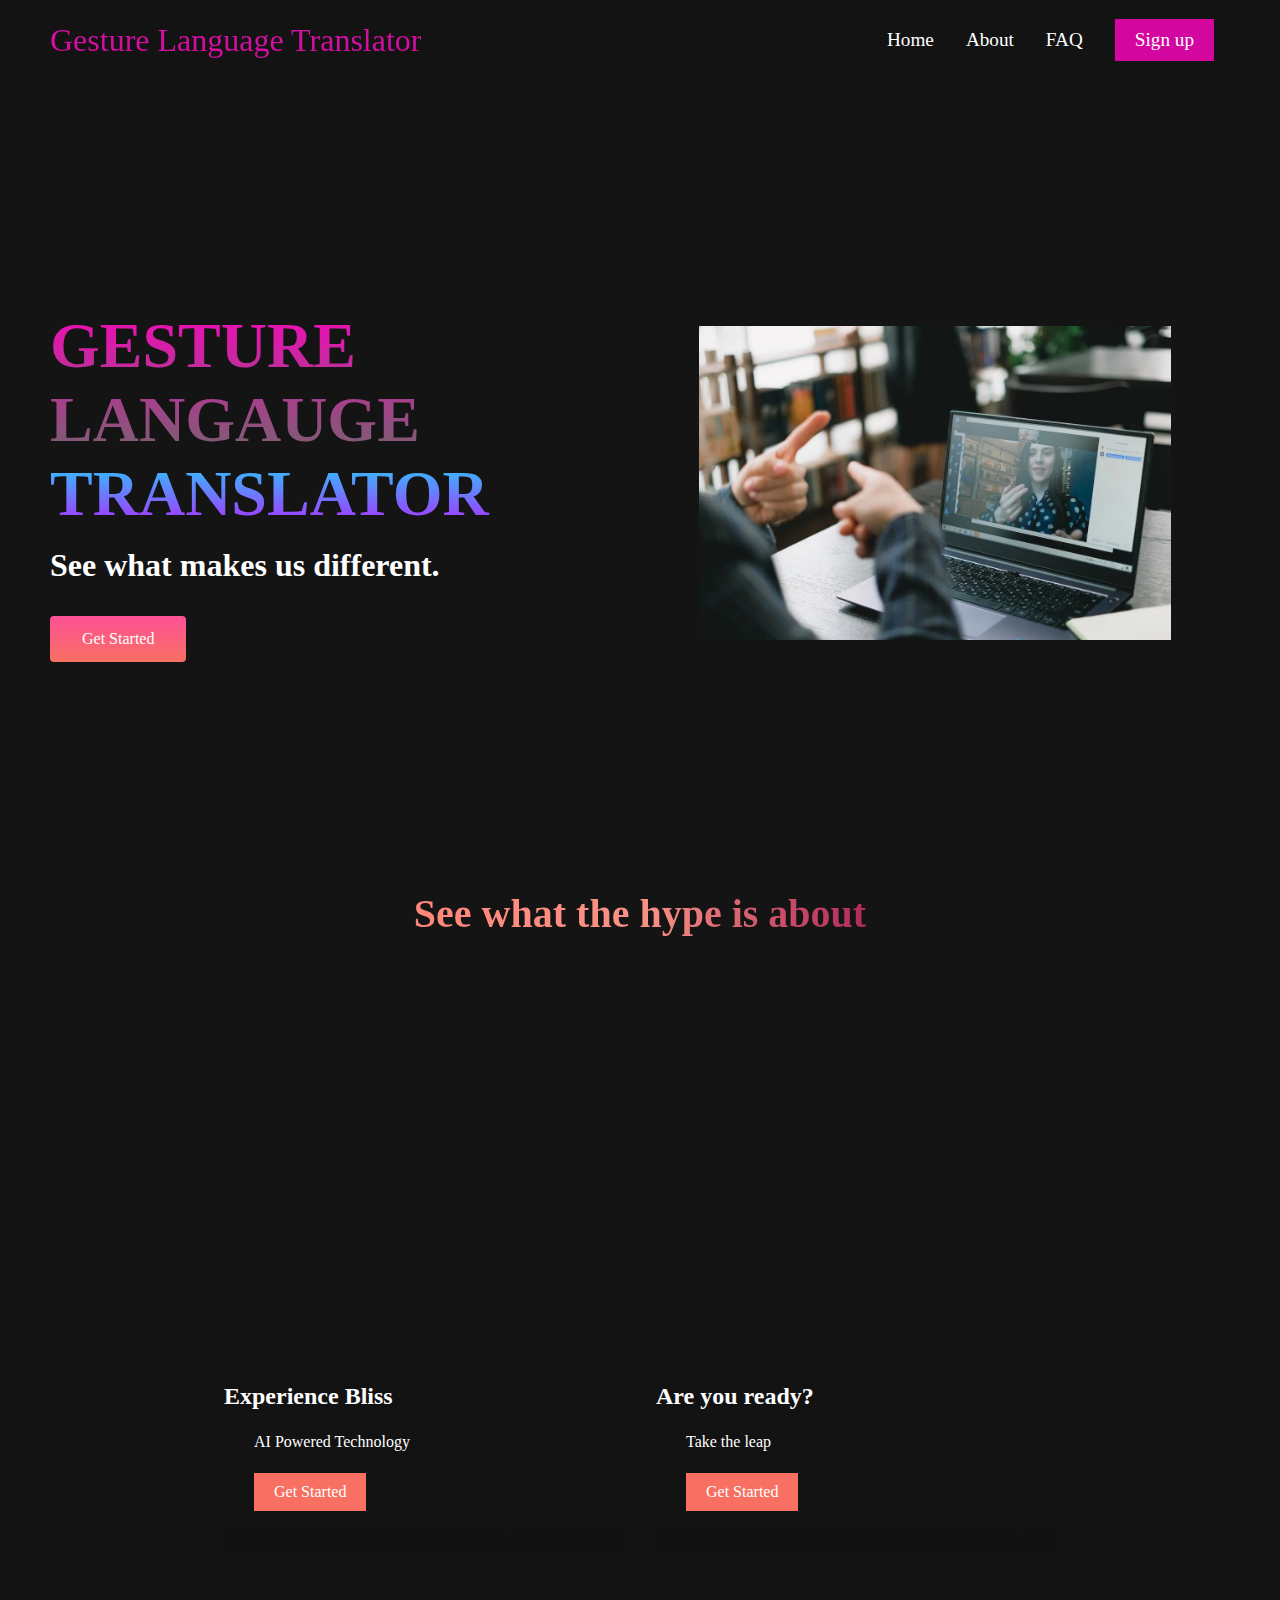
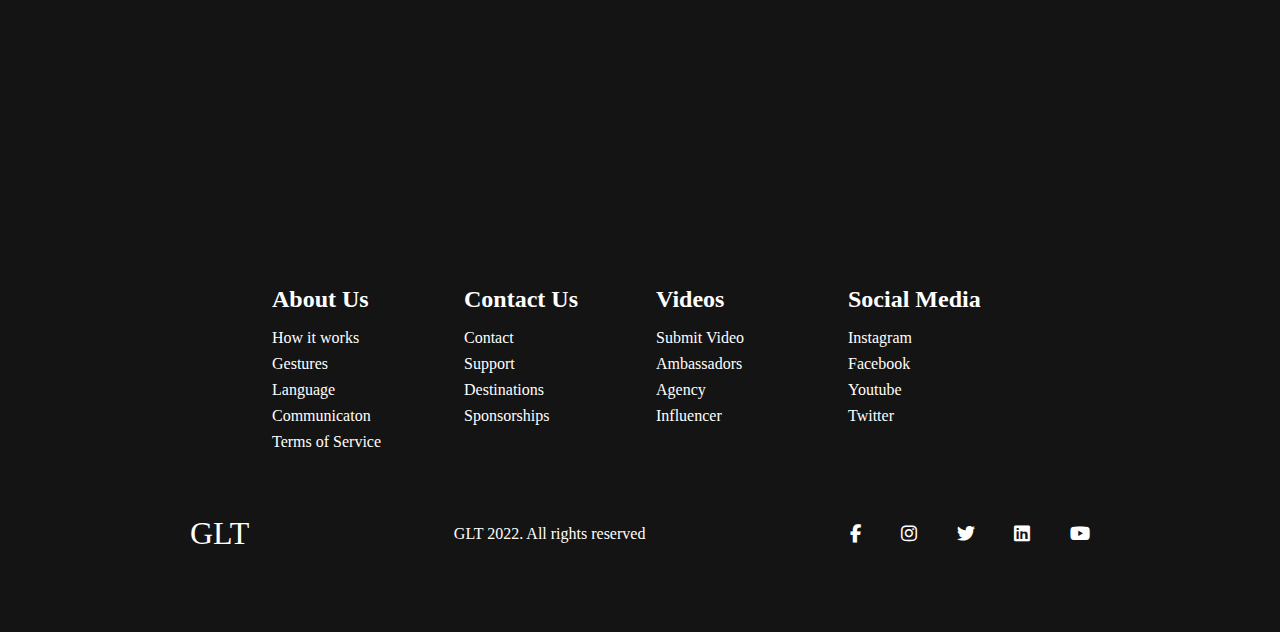
<file: Gesture Language Translator website-HTML,CSS/Gesture language translator/index.html>
<!DOCTYPE html>
<html lang="en">
<head>
    <meta charset="UTF-8">
    <meta http-equiv="X-UA-Compatible" content="IE=edge">
    <meta name="viewport" content="width=device-width, initial-scale=1.0">
    <title>Asavari</title>
    <link rel="stylesheet" href="styles.css"/>
    <link rel="stylesheet" href="https://use.fontawesome.com/releases/v5.14.0/css/all.css"
    integrity="sha384-HzLeBuhoNPvSl5KYnjx0BT+WB0QEEqLprO
    +NBkkk5gbc67FTaL7XIGa2w1L0Xbgc" crossorigin="anonymous">
    <link rel="preconnect" href="https://fonts.googleapis.com">
<link rel="preconnect" href="https://fonts.gstatic.com" crossorigin>
<link href="https://fonts.googleapis.com/css2?family=Kumbh+Sans:wght@200&display=swap" rel="stylesheet">
<link rel="stylesheet" type="text/css" href="https://cdnjs.cloudflare.com/ajax/libs/font-awesome/6.2.1/css/all.min.css">
</head>
  <body>
    <!-- Navbar Section-->
    <nav class="navbar">
        <div class="navbar_container">
          <a href="/" id="navbar_logo"></i> Gesture Language Translator</a>
          <!-- <i class="fas fa-gem"></i> -->
          <div class="navbar_toggle" id="mobile-menu">
              <span class="bar"></span> <span class="bar"></span>
              <span class="bar"></span>
          </div>
          <ul class="navbar_menu">
            <li class="navbar_item">
              <a href="/"class="navbar_links"> Home</a>
            </li>
            <li class="navbar_item">
              <a href="/About.html"class="navbar_links"> About</a>
            </li>
            <li class="navbar_item">
              <a href="/"class="navbar_links">FAQ</a>
            </li>
            <li class="navbar_btn">
              <a href="/"class="button"> Sign up</a>
            </li>
          </ul>
        </div>
    </nav>

    <!--Hero Section-->
    <div class="main">
      <div class="main_container">
        <div class="main_content">
          <h1>GESTURE LANGAUGE</h1>
          <h2>TRANSLATOR</h2>
          <p>See what makes us different.</p>
          <button class="main_btn"><a href="/">Get Started</a></button>
        </div>
        <div class="main_img--container">
          <img src="images/main2.jpg" alt="pic" id="main_img" />
        </div>
      </div>
    </div>

     <!-- Services section-->
     <div class="services">
      <h1>See what the hype is about</h1>
      <div class="services_container">
        <div class="services_card">
          <h2>Experience Bliss</h2>
          <p>AI Powered Technology</p>
          <button>Get Started</button>
        </div>
        <div class="services_card">
          <h2>Are you ready?</h2>
          <p>Take the leap</p>
          <button>Get Started</button>
        </div>
      </div>
     </div>
     
    <!--Footer section-->
    <div class="footer_container">
      <div class="footer_links">
        <div class="footer_link--wrapper">
          <div class="footer_link--items">
            <h2>About Us</h2>
            <a href="/sign_up">How it works</a>
            <a href="/">Gestures</a>
            <a href="/">Language</a>
            <a href="/">Communicaton</a>
            <a href="/">Terms of Service</a>
          </div>
          <div class="footer_link--items">
            <h2>Contact Us</h2>
            <a href="/">Contact</a>
            <a href="/">Support</a>
            <a href="/">Destinations</a>
            <a href="/">Sponsorships</a>
          </div>
        </div>
        <div class="footer_link--wrapper">
          <div class="footer_link--items">
            <h2>Videos</h2>
            <a href="/">Submit Video</a>
            <a href="/">Ambassadors</a>
            <a href="/">Agency</a>
            <a href="/">Influencer</a>
          </div>
          <div class="footer_link--items">
            <h2>Social Media</h2>
            <a href="/">Instagram</a>
            <a href="/">Facebook</a>
            <a href="/">Youtube</a>
            <a href="/">Twitter</a>
          </div>
        </div>
      </div>
      <div class="social_media">
        <div class="social_media--wrap">
          <div class="footer_logo">
          <a href="/" id="footer_logo">GLT</i></a>
          </div>
          <p class="website_right">GLT 2022. All rights reserved</p>
          <div class="social_icons">
            <a href="/" class="social_icon--link" target="_blank">
              <!-- <i class="fa fa-facebook-f" style="font-size:48px;color:red"></i> -->
              <i class="fa-brands fa-facebook-f" style="font-size:18px"></i>
            </a>
            <a href="/" class="social_icon--link" target="_blank">
              <i class="fa-brands fa-instagram" style="font-size:18px"></i>
            </a>
            <a href="/" class="social_icon--link" target="_blank">
              <i class="fab fa-twitter" style="font-size:18px"></i>
            </a>
            <a href="/" class="social_icon--link" target="_blank">
              <i class="fab fa-linkedin" style="font-size:18px"></i>
            </a>
            <a href="/" class="social_icon--link" target="_blank">
              <i class="fab fa-youtube" style="font-size:18px"></i>
            </a>
          </div>
        </div>
      </div>
    </div>

    <script src="app.js"></script>
  </body>
</html>
</file>
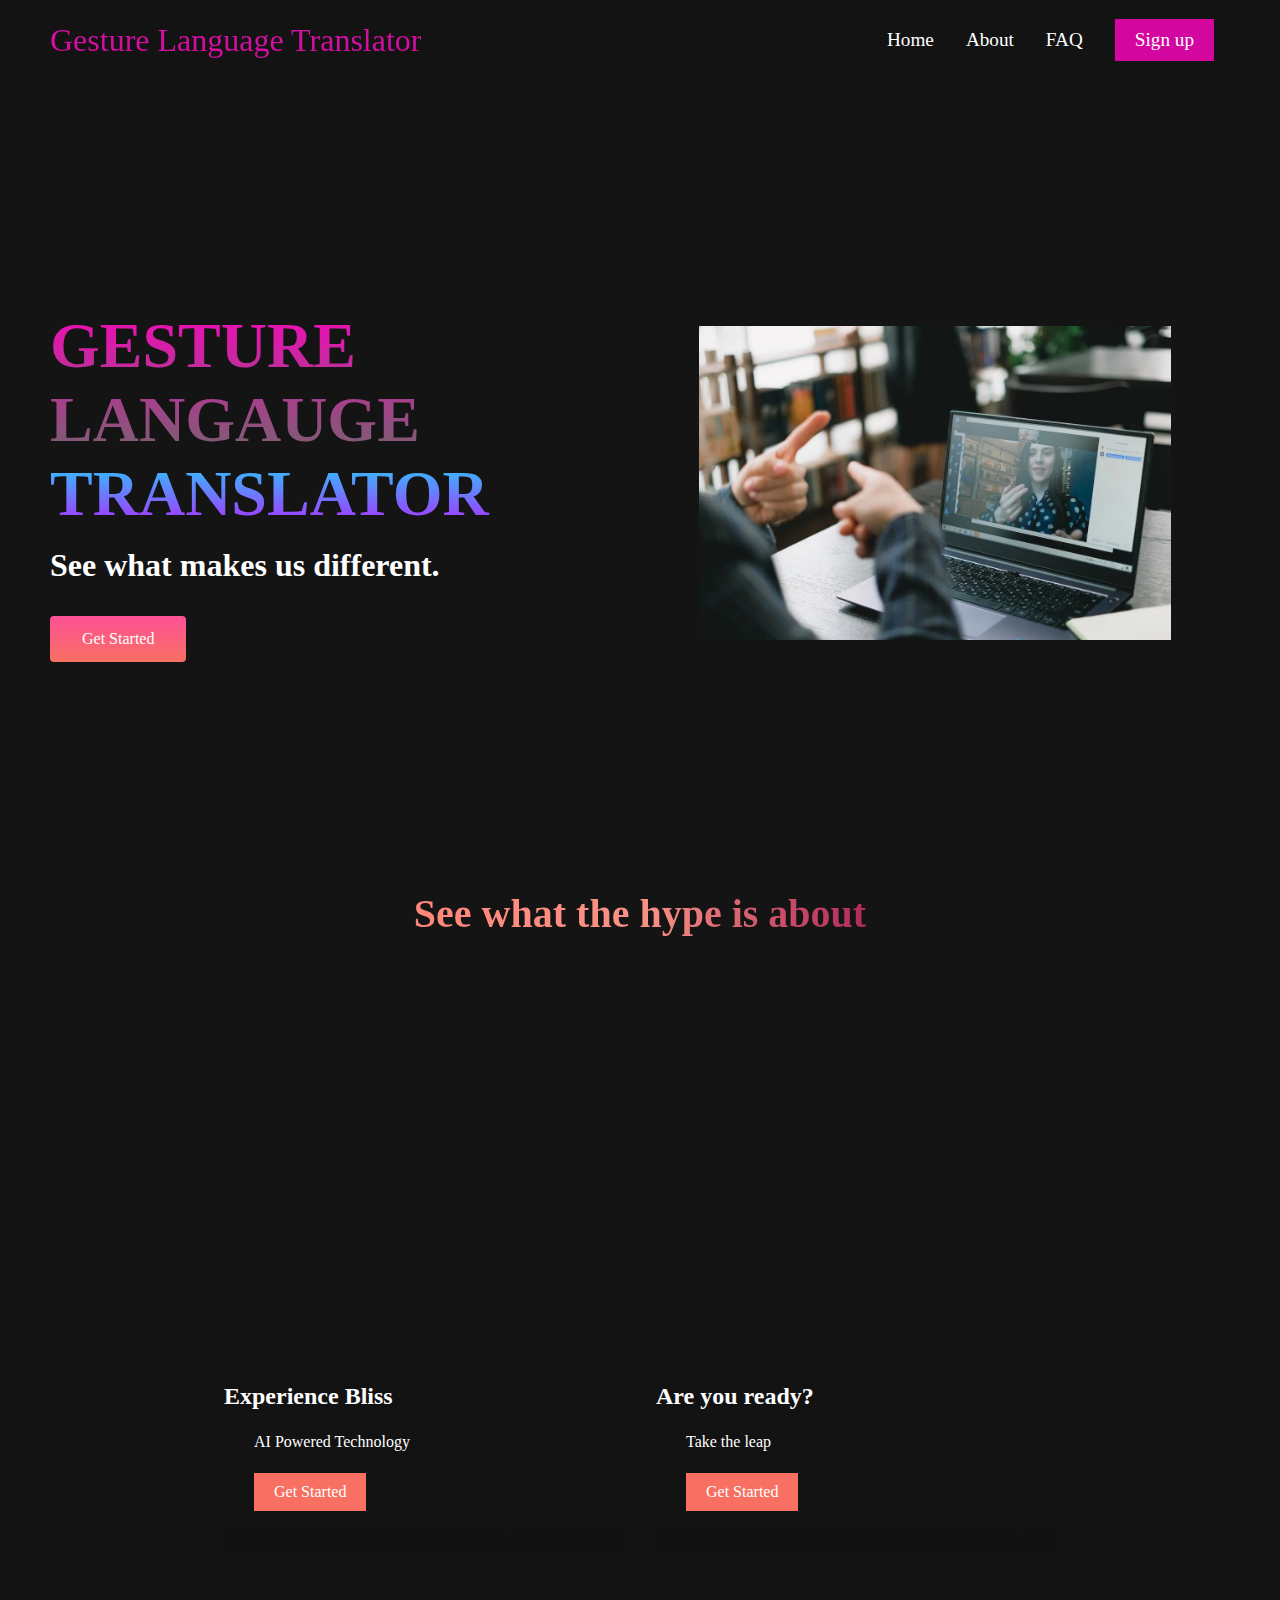
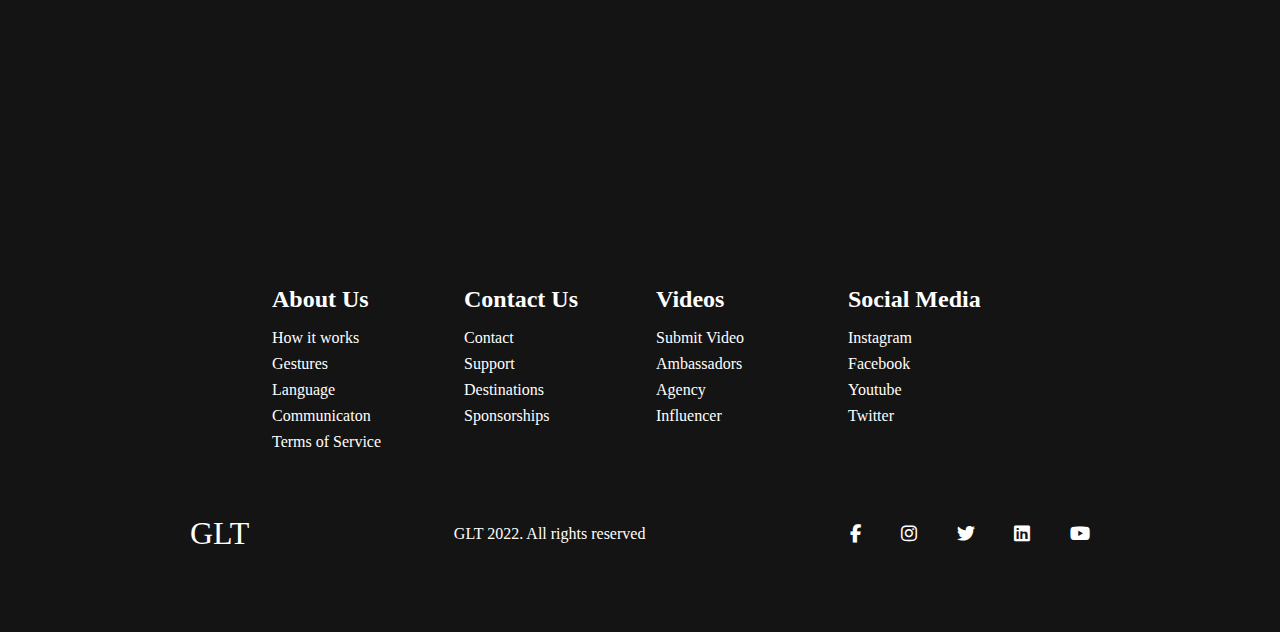
<file: hand-gesture-recognition-code - 1/Gesture language translator/index.html>
<!DOCTYPE html>
<html lang="en">
<head>
    <meta charset="UTF-8">
    <meta http-equiv="X-UA-Compatible" content="IE=edge">
    <meta name="viewport" content="width=device-width, initial-scale=1.0">
    <title>Asavari</title>
    <link rel="stylesheet" href="styles.css"/>
    <link rel="stylesheet" href="https://use.fontawesome.com/releases/v5.14.0/css/all.css"
    integrity="sha384-HzLeBuhoNPvSl5KYnjx0BT+WB0QEEqLprO
    +NBkkk5gbc67FTaL7XIGa2w1L0Xbgc" crossorigin="anonymous">
    <link rel="preconnect" href="https://fonts.googleapis.com">
<link rel="preconnect" href="https://fonts.gstatic.com" crossorigin>
<link href="https://fonts.googleapis.com/css2?family=Kumbh+Sans:wght@200&display=swap" rel="stylesheet">
<link rel="stylesheet" type="text/css" href="https://cdnjs.cloudflare.com/ajax/libs/font-awesome/6.2.1/css/all.min.css">

<link rel="stylesheet" href="https://pyscript.net/latest/pyscript.css" />
<script defer src="https://pyscript.net/latest/pyscript.js"></script>

</head>
  <body>
    <!-- Navbar Section-->
    <nav class="navbar">
        <div class="navbar_container">
          <a href="/" id="navbar_logo"></i> Gesture Language Translator</a>
          <!-- <i class="fas fa-gem"></i> -->
          <div class="navbar_toggle" id="mobile-menu">
              <span class="bar"></span> <span class="bar"></span>
              <span class="bar"></span>
          </div>
          <ul class="navbar_menu">
            <li class="navbar_item">
              <a href="/"class="navbar_links"> Home</a>
            </li>
            <li class="navbar_item">
              <a href="/About.html"class="navbar_links"> About</a>
            </li>
            <li class="navbar_item">
              <a href="/"class="navbar_links">FAQ</a>
            </li>
            <li class="navbar_btn">
              <a href="/"class="button"> Sign up</a>
            </li>
          </ul>
        </div>
        <py-script src="TechVidvan-hand_gesture_detection.py"> </py-script>
    </nav>

    <!--Hero Section-->
    <div class="main">
      <div class="main_container">
        <div class="main_content">
          <h1>GESTURE LANGAUGE</h1>
          <h2>TRANSLATOR</h2>
          <p>See what makes us different.</p>
          <button class="main_btn"><a href="/">Get Started</a></button>
        </div>
        <div class="main_img--container">
          <img src="images/main2.jpg" alt="pic" id="main_img" />
        </div>
      </div>
    </div>

     <!-- Services section-->
     <div class="services">
      <h1>See what the hype is about</h1>
      <div class="services_container">
        <div class="services_card">
          <h2>Experience Bliss</h2>
          <p>AI Powered Technology</p>
          <button>Get Started</button>
        </div>
        <div class="services_card">
          <h2>Are you ready?</h2>
          <p>Take the leap</p>
          <button>Get Started</button>
        </div>
      </div>
     </div>
     
    <!--Footer section-->
    <div class="footer_container">
      <div class="footer_links">
        <div class="footer_link--wrapper">
          <div class="footer_link--items">
            <h2>About Us</h2>
            <a href="/sign_up">How it works</a>
            <a href="/">Gestures</a>
            <a href="/">Language</a>
            <a href="/">Communicaton</a>
            <a href="/">Terms of Service</a>
          </div>
          <div class="footer_link--items">
            <h2>Contact Us</h2>
            <a href="/">Contact</a>
            <a href="/">Support</a>
            <a href="/">Destinations</a>
            <a href="/">Sponsorships</a>
          </div>
        </div>
        <div class="footer_link--wrapper">
          <div class="footer_link--items">
            <h2>Videos</h2>
            <a href="/">Submit Video</a>
            <a href="/">Ambassadors</a>
            <a href="/">Agency</a>
            <a href="/">Influencer</a>
          </div>
          <div class="footer_link--items">
            <h2>Social Media</h2>
            <a href="/">Instagram</a>
            <a href="/">Facebook</a>
            <a href="/">Youtube</a>
            <a href="/">Twitter</a>
          </div>
        </div>
      </div>
      <div class="social_media">
        <div class="social_media--wrap">
          <div class="footer_logo">
          <a href="/" id="footer_logo">GLT</i></a>
          </div>
          <p class="website_right">GLT 2022. All rights reserved</p>
          <div class="social_icons">
            <a href="/" class="social_icon--link" target="_blank">
              <!-- <i class="fa fa-facebook-f" style="font-size:48px;color:red"></i> -->
              <i class="fa-brands fa-facebook-f" style="font-size:18px"></i>
            </a>
            <a href="/" class="social_icon--link" target="_blank">
              <i class="fa-brands fa-instagram" style="font-size:18px"></i>
            </a>
            <a href="/" class="social_icon--link" target="_blank">
              <i class="fab fa-twitter" style="font-size:18px"></i>
            </a>
            <a href="/" class="social_icon--link" target="_blank">
              <i class="fab fa-linkedin" style="font-size:18px"></i>
            </a>
            <a href="/" class="social_icon--link" target="_blank">
              <i class="fab fa-youtube" style="font-size:18px"></i>
            </a>
          </div>
        </div>
      </div>
    </div>

    <script src="app.js"></script>
  </body>
</html>
</file>
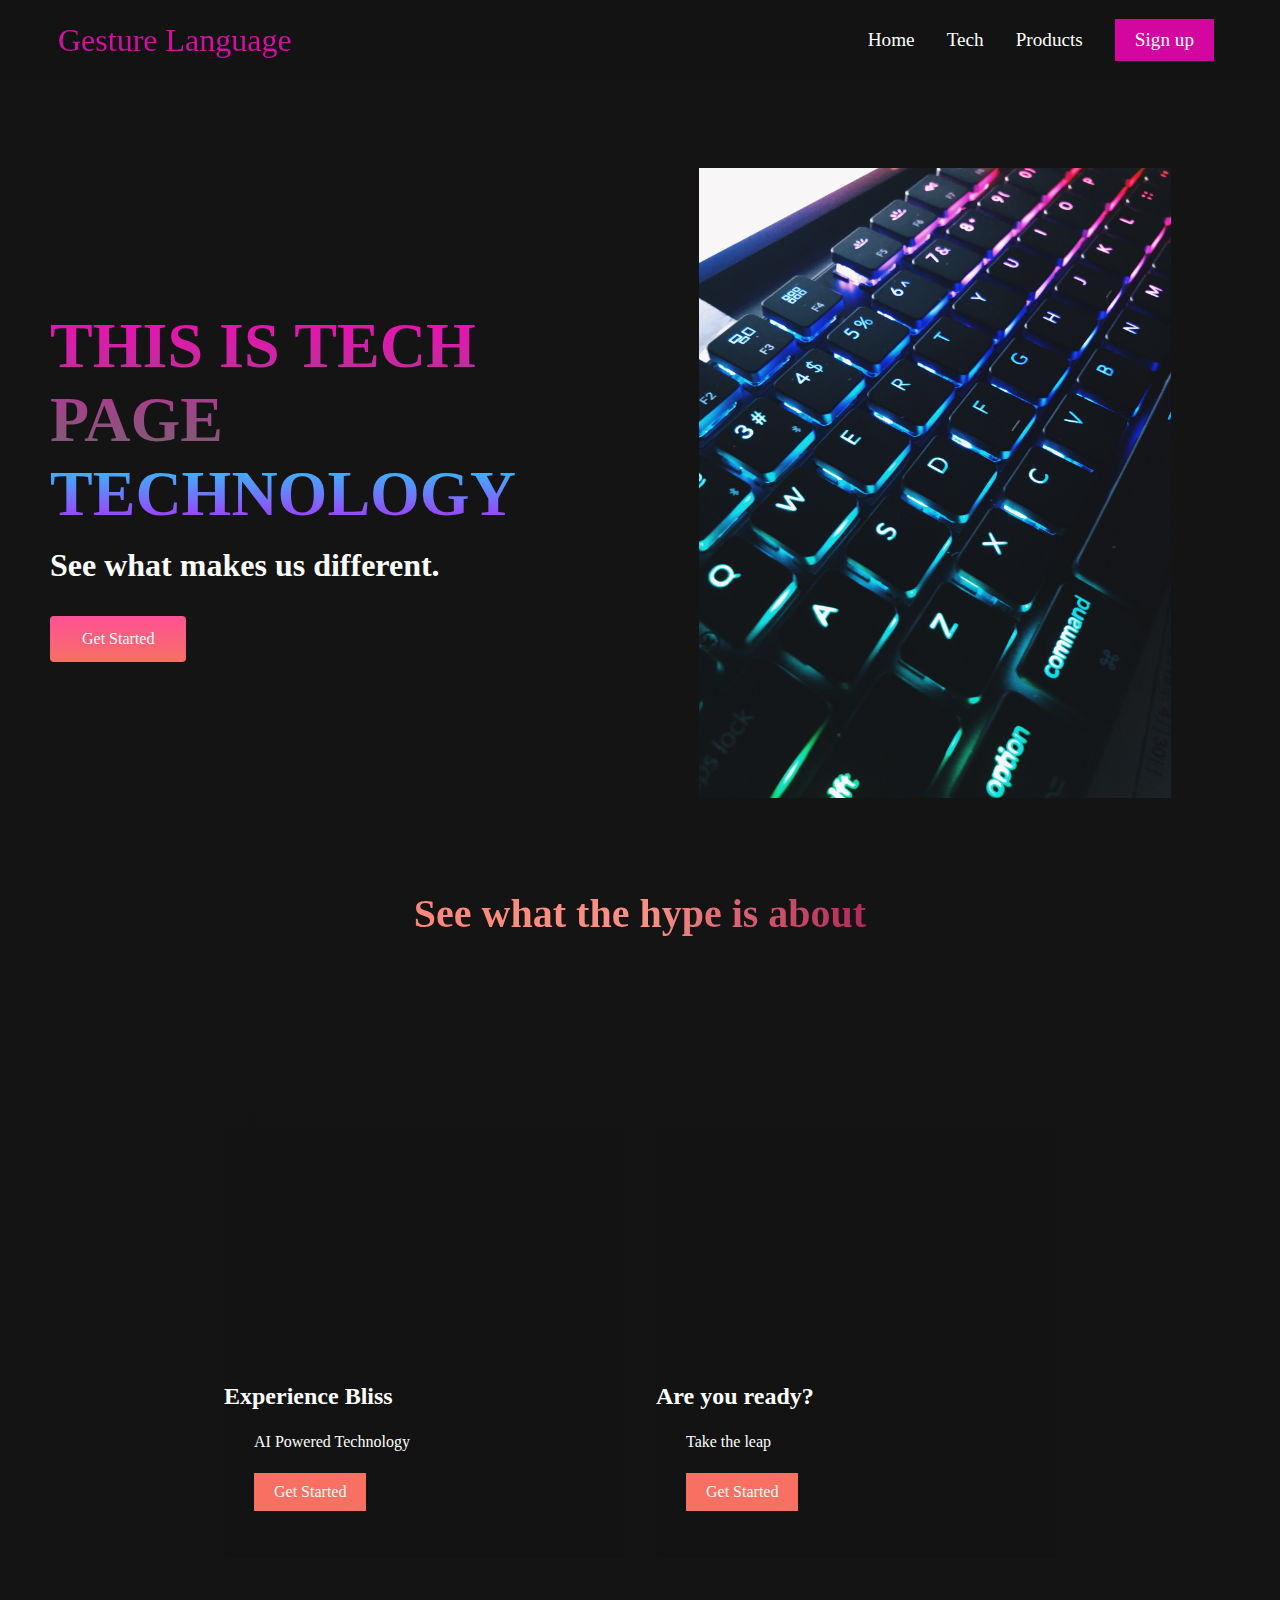
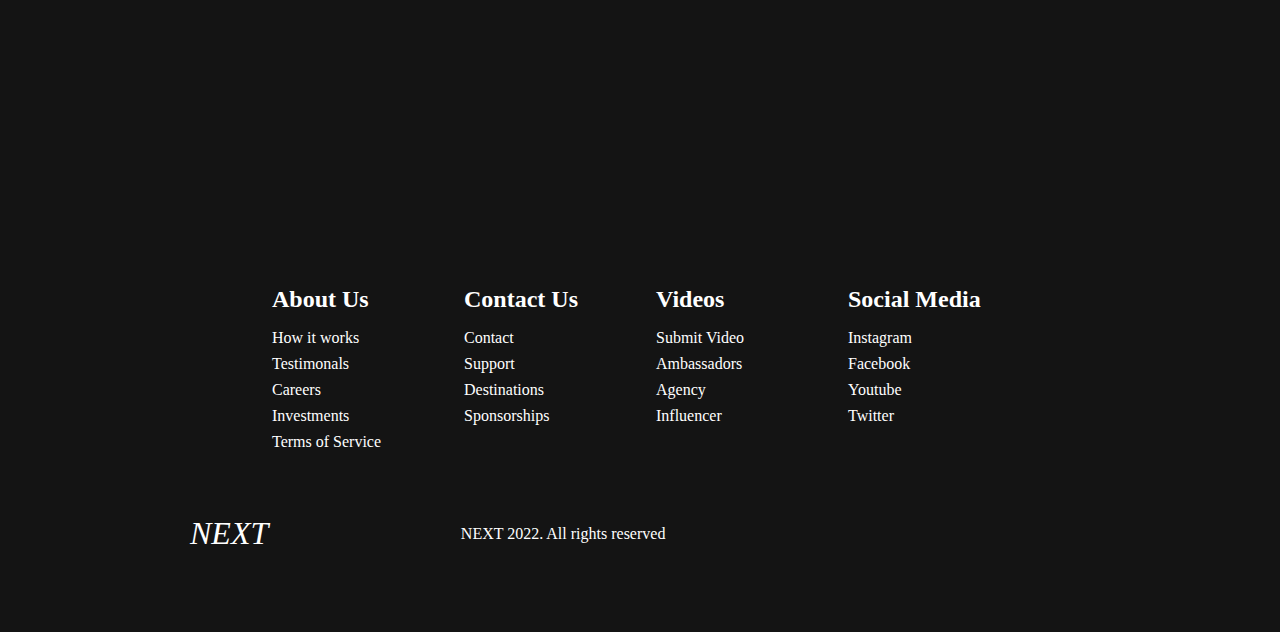
<file: Gesture Language Translator website-HTML,CSS/Gesture language translator/About.html>
<!DOCTYPE html>
<html lang="en">
<head>
    <meta charset="UTF-8">
    <meta http-equiv="X-UA-Compatible" content="IE=edge">
    <meta name="viewport" content="width=device-width, initial-scale=1.0">
    <title>Asavari</title>
    <link rel="stylesheet" href="styles.css"/>
    <link rel="stylesheet" href="https://use.fontawesome.com/releases/v5.14.0/css/all.css"
    integrity="sha384-HzLeBuhoNPvSl5KYnjx0BT+WB0QEEqLprO
    +NBkkk5gbc67FTaL7XIGa2w1L0Xbgc" crossorigin="anonymous">
    <link rel="preconnect" href="https://fonts.googleapis.com">
<link rel="preconnect" href="https://fonts.gstatic.com" crossorigin>
<link href="https://fonts.googleapis.com/css2?family=Kumbh+Sans:wght@200&display=swap" rel="stylesheet">
</head>
  <body>
    <!-- Navbar Section-->
    <nav class="navbar">
        <div class="navbar_container">
          <a href="/" id="navbar_logo"><i class="fas fa-gem"></i> Gesture Language</a>
          <div class="navbar_toggle" id="mobile-menu">
              <span class="bar"></span> <span class="bar"></span>
              <span class="bar"></span>
          </div>
          <ul class="navbar_menu">
            <li class="navbar_item">
              <a href="/index.html"class="navbar_links">Home</a>
            </li>
            <li class="navbar_item">
              <a href="/"class="navbar_links">Tech</a>
            </li>
            <li class="navbar_item">
              <a href="/"class="navbar_links"> Products</a>
            </li>
            <li class="navbar_btn">
              <a href="/"class="button"> Sign up</a>
            </li>
          </ul>
        </div>
    </nav>

    <!--Hero Section-->
    <div class="main">
      <div class="main_container">
        <div class="main_content">
          <h1>THIS IS TECH PAGE</h1>
          <h2>TECHNOLOGY</h2>
          <p>See what makes us different.</p>
          <button class="main_btn"><a href="/">Get Started</a></button>
        </div>
        <div class="main_img--container">
          <img src="images/pic2.jpg" alt="pic" id="main_img" />
        </div>
      </div>
    </div>

     <!-- Services section-->
     <div class="services">
      <h1>See what the hype is about</h1>
      <div class="services_container">
        <div class="services_card">
          <h2>Experience Bliss</h2>
          <p>AI Powered Technology</p>
          <button>Get Started</button>
        </div>
        <div class="services_card">
          <h2>Are you ready?</h2>
          <p>Take the leap</p>
          <button>Get Started</button>
        </div>
      </div>
     </div>
     
    <!--Footer section-->
    <div class="footer_container">
      <div class="footer_links">
        <div class="footer_link--wrapper">
          <div class="footer_link--items">
            <h2>About Us</h2>
            <a href="/sign_up">How it works</a>
            <a href="/">Testimonals</a>
            <a href="/">Careers</a>
            <a href="/">Investments</a>
            <a href="/">Terms of Service</a>
          </div>
          <div class="footer_link--items">
            <h2>Contact Us</h2>
            <a href="/">Contact</a>
            <a href="/">Support</a>
            <a href="/">Destinations</a>
            <a href="/">Sponsorships</a>
          </div>
        </div>
        <div class="footer_link--wrapper">
          <div class="footer_link--items">
            <h2>Videos</h2>
            <a href="/">Submit Video</a>
            <a href="/">Ambassadors</a>
            <a href="/">Agency</a>
            <a href="/">Influencer</a>
          </div>
          <div class="footer_link--items">
            <h2>Social Media</h2>
            <a href="/">Instagram</a>
            <a href="/">Facebook</a>
            <a href="/">Youtube</a>
            <a href="/">Twitter</a>
          </div>
        </div>
      </div>
      <div class="social_media">
        <div class="social_media--wrap">
          <div class="footer_logo">
          <a href="/" id="footer_logo"><i class="fas fa-gem">NEXT</i></a>
          </div>
          <p class="website_right">NEXT 2022. All rights reserved</p>
          <div class="social_icons">
            <a href="/" class="social_icon--link" target="_blank">
              <i class="fab fa-facebook"></i>
            </a>
            <a href="/" class="social_icon--link" target="_blank">
              <i class="fab fa-instagram"></i>
            </a>
            <a href="/" class="social_icon--link" target="_blank">
              <i class="fab fa-twitter"></i>
            </a>
            <a href="/" class="social_icon--link" target="_blank">
              <i class="fab fa-linkedin"></i>
            </a>
            <a href="/" class="social_icon--link" target="_blank">
              <i class="fab fa-youtube"></i>
            </a>
          </div>
        </div>
      </div>
    </div>

    <script src="app.js"></script>
  </body>
</html>
</file>
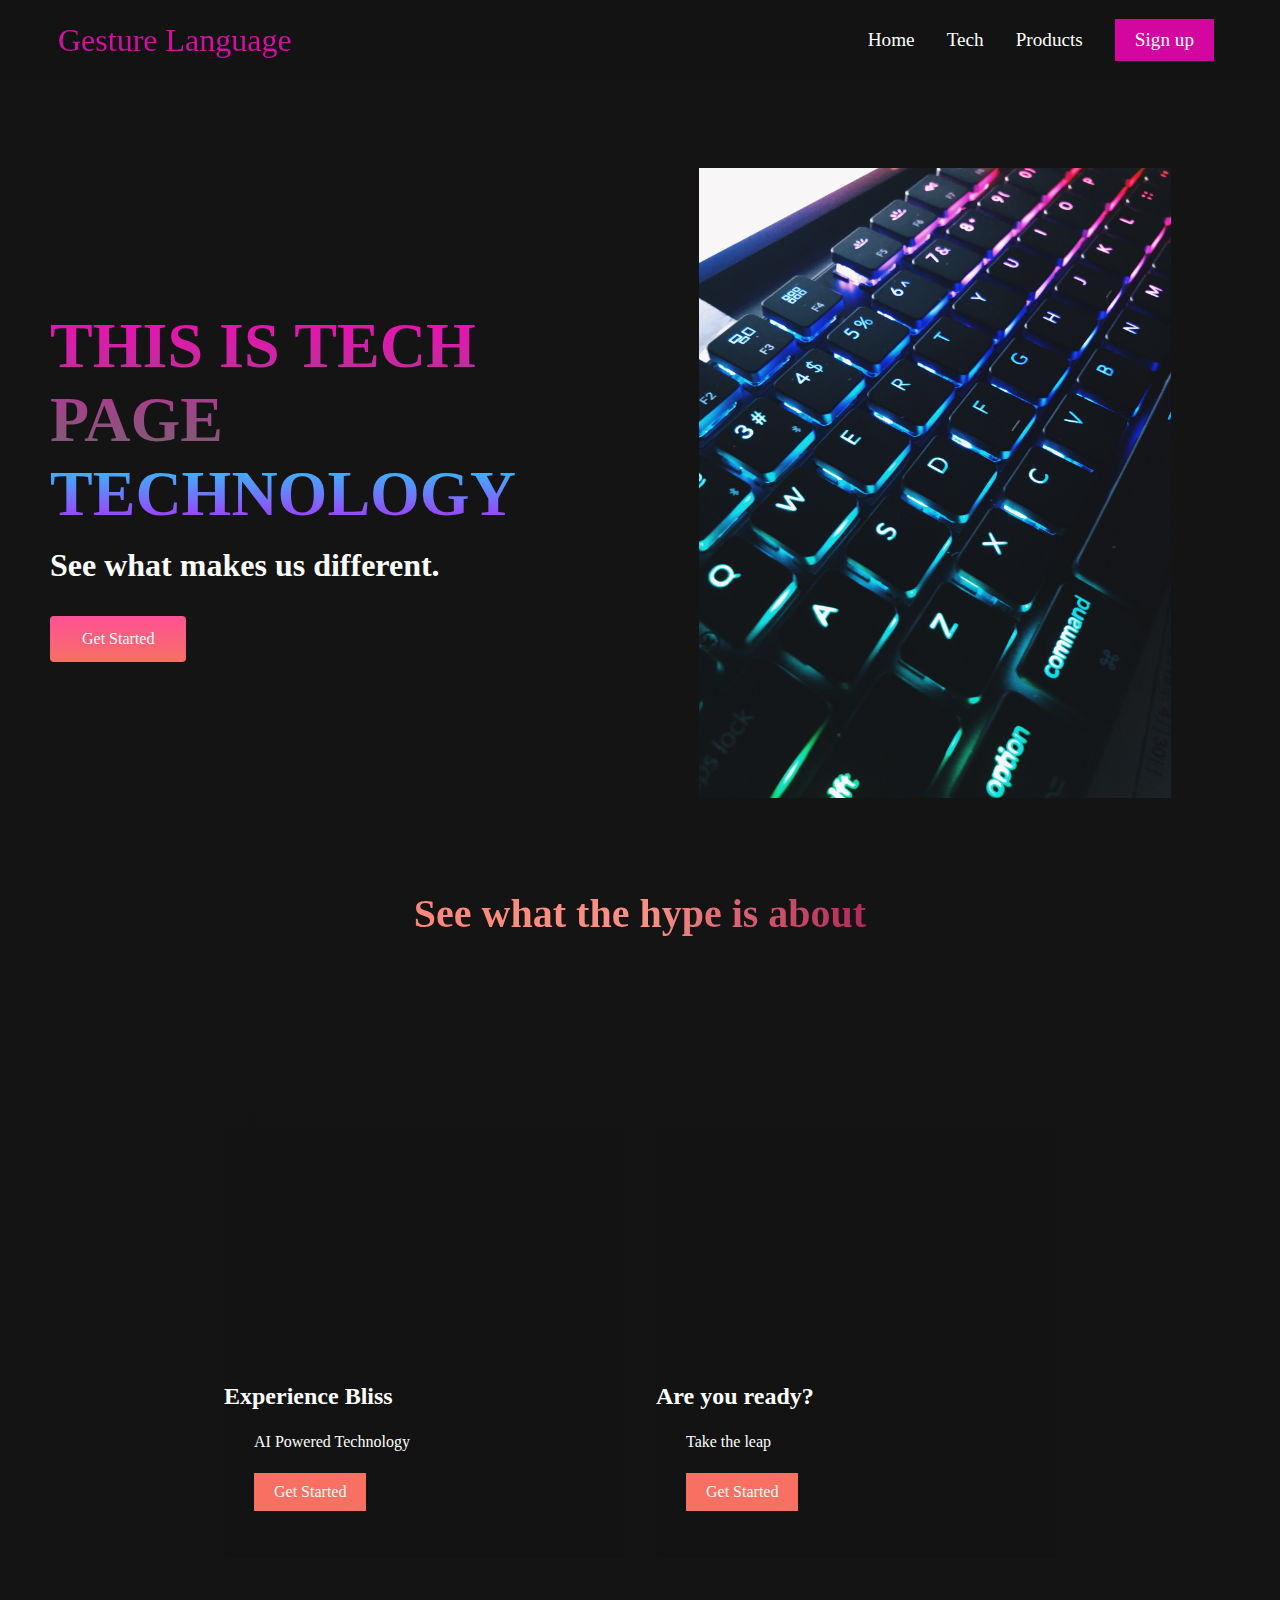
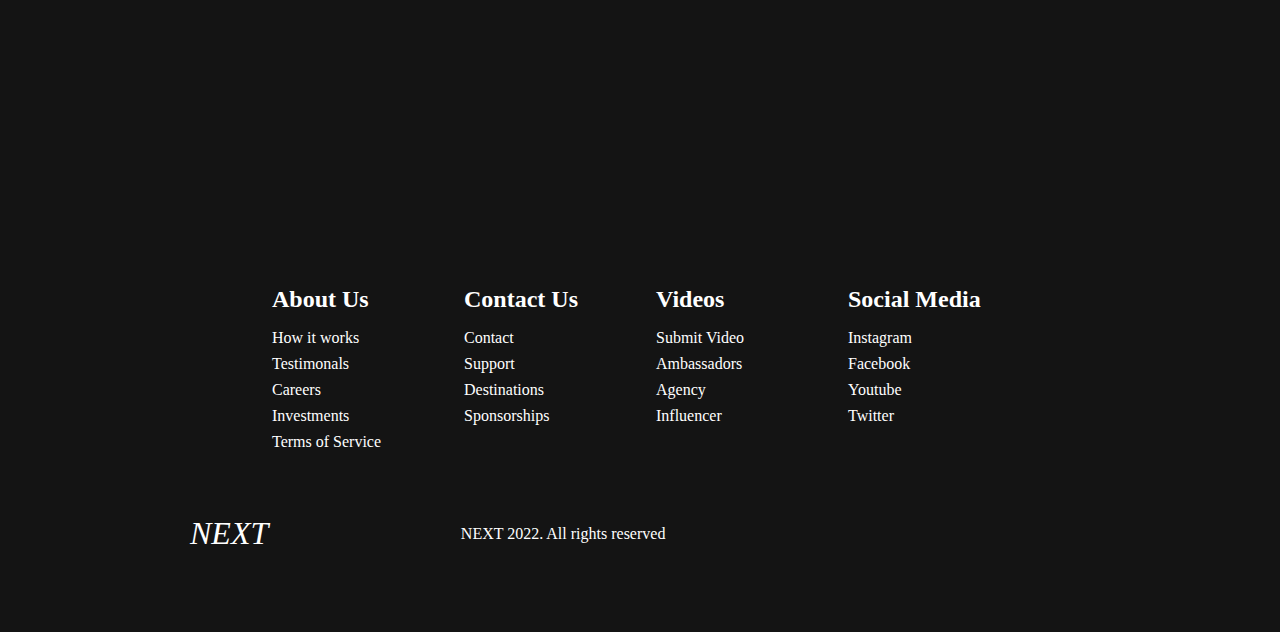
<file: hand-gesture-recognition-code - 1/Gesture language translator/About.html>
<!DOCTYPE html>
<html lang="en">
<head>
    <meta charset="UTF-8">
    <meta http-equiv="X-UA-Compatible" content="IE=edge">
    <meta name="viewport" content="width=device-width, initial-scale=1.0">
    <title>Asavari</title>
    <link rel="stylesheet" href="styles.css"/>
    <link rel="stylesheet" href="https://use.fontawesome.com/releases/v5.14.0/css/all.css"
    integrity="sha384-HzLeBuhoNPvSl5KYnjx0BT+WB0QEEqLprO
    +NBkkk5gbc67FTaL7XIGa2w1L0Xbgc" crossorigin="anonymous">
    <link rel="preconnect" href="https://fonts.googleapis.com">
<link rel="preconnect" href="https://fonts.gstatic.com" crossorigin>
<link href="https://fonts.googleapis.com/css2?family=Kumbh+Sans:wght@200&display=swap" rel="stylesheet">
</head>
  <body>
    <!-- <form enctype="multipart/form-data" method="post" action="TechVidvan-hand_gesture_detection.py"></form> -->
    <!-- Navbar Section-->
    <nav class="navbar">
        <div class="navbar_container">
          <a href="/" id="navbar_logo"><i class="fas fa-gem"></i> Gesture Language</a>
          <div class="navbar_toggle" id="mobile-menu">
              <span class="bar"></span> <span class="bar"></span>
              <span class="bar"></span>
          </div>
          <ul class="navbar_menu">
            <li class="navbar_item">
              <a href="/index.html"class="navbar_links">Home</a>
            </li>
            <li class="navbar_item">
              <a href="/"class="navbar_links">Tech</a>
            </li>
            <li class="navbar_item">
              <a href="/"class="navbar_links"> Products</a>
            </li>
            <li class="navbar_btn">
              <a href="/"class="button"> Sign up</a>
            </li>
          </ul>
        </div>
    </nav>

    <!--Hero Section-->
    <div class="main">
      <div class="main_container">
        <div class="main_content">
          <h1>THIS IS TECH PAGE</h1>
          <h2>TECHNOLOGY</h2>
          <p>See what makes us different.</p>
          <button class="main_btn"><a href="/">Get Started</a></button>
        </div>
        <div class="main_img--container">
          <img src="images/pic2.jpg" alt="pic" id="main_img" />
        </div>
      </div>
    </div>

     <!-- Services section-->
     <div class="services">
      <h1>See what the hype is about</h1>
      <div class="services_container">
        <div class="services_card">
          <h2>Experience Bliss</h2>
          <p>AI Powered Technology</p>
          <button>Get Started</button>
        </div>
        <div class="services_card">
          <h2>Are you ready?</h2>
          <p>Take the leap</p>
          <button>Get Started</button>
        </div>
      </div>
     </div>
     
    <!--Footer section-->
    <div class="footer_container">
      <div class="footer_links">
        <div class="footer_link--wrapper">
          <div class="footer_link--items">
            <h2>About Us</h2>
            <a href="/sign_up">How it works</a>
            <a href="/">Testimonals</a>
            <a href="/">Careers</a>
            <a href="/">Investments</a>
            <a href="/">Terms of Service</a>
          </div>
          <div class="footer_link--items">
            <h2>Contact Us</h2>
            <a href="/">Contact</a>
            <a href="/">Support</a>
            <a href="/">Destinations</a>
            <a href="/">Sponsorships</a>
          </div>
        </div>
        <div class="footer_link--wrapper">
          <div class="footer_link--items">
            <h2>Videos</h2>
            <a href="/">Submit Video</a>
            <a href="/">Ambassadors</a>
            <a href="/">Agency</a>
            <a href="/">Influencer</a>
          </div>
          <div class="footer_link--items">
            <h2>Social Media</h2>
            <a href="/">Instagram</a>
            <a href="/">Facebook</a>
            <a href="/">Youtube</a>
            <a href="/">Twitter</a>
          </div>
        </div>
      </div>
      <div class="social_media">
        <div class="social_media--wrap">
          <div class="footer_logo">
          <a href="/" id="footer_logo"><i class="fas fa-gem">NEXT</i></a>
          </div>
          <p class="website_right">NEXT 2022. All rights reserved</p>
          <div class="social_icons">
            <a href="/" class="social_icon--link" target="_blank">
              <i class="fab fa-facebook"></i>
            </a>
            <a href="/" class="social_icon--link" target="_blank">
              <i class="fab fa-instagram"></i>
            </a>
            <a href="/" class="social_icon--link" target="_blank">
              <i class="fab fa-twitter"></i>
            </a>
            <a href="/" class="social_icon--link" target="_blank">
              <i class="fab fa-linkedin"></i>
            </a>
            <a href="/" class="social_icon--link" target="_blank">
              <i class="fab fa-youtube"></i>
            </a>
          </div>
        </div>
      </div>
    </div>

    <script src="app.js"></script>
  </body>
</html>
</file>
<file: Gesture Language Translator website-HTML,CSS/Gesture language translator/styles.css>
* {
    box-sizing: border-box;
    margin:0;
    padding:0;
    font-family:unset;
}

.navbar{
    background: #131313;
    height:80px;
    display:flex;
    justify-content: center;
    align-items: center;
    font-size:1.2rem;
    position: sticky;
    top:0;
    z-index:999;
}


.navbar_container{
    display:flex;
    justify-content: space-between;
    height: 80px;
    z-index:1;
    width:100%;
    max-width: 1300px;
    margin:0 auto;
    padding: 0 50px;
}

#navbar_logo{
    background-color: #d306a0;
    background-image: linear-gradient(to top,#d306a0 0%,#ffb1 100%);
    background-size: 100%;
    -webkit-background-clip: text;
    -moz-background-clip: text;
    background-clip: border-box transparent;
    -webkit-text-fill-color: transparent;
    -moz-text-fill-color:transparent;
    display: flex;
    align-items: center;
    cursor: pointer;    
    text-decoration: none;
    font-size: 2rem;
}

.fa-gem{
    margin-right: 0.5rem;
}

.navbar_menu{
    display: flex;
    align-items: center;
    list-style: none;
    text-align: center;
}

.navbar_items{
    height: 80px;
}

.navbar_links{
    color: #fff;
    display: flex;
    align-items: center;
    justify-content: center;
    text-decoration: none;
    padding: 0 1rem;
    height: 100%;
}

.navbar_btn{
    display:flex;
    justify-content: center;
    align-items: center;
    padding: 0 1rem;
    width: 100%;
}

.button{
    display: flex;
    justify-content: center;
    align-items: center;
    text-decoration: none;
    padding: 10px 20px;
    height: 100%;
    width: 100%;
    border: none;
    outline: none;
    background: #d306a0;
    color: #fff;
}
.button:hover{
     background-color: #ec0995;
     transition: all 0.3s ease;
}

.navbar_links:hover{
    color: #ec0995;
    transition: all 0.3s ease;
}

@media screen and (max-width: 960px){
    .navbar_container{
        display: flex;
        justify-content: space-between;
        height: 80px;
        z-index: 1;
        width: 100%;
        max-width: 1300px;
        padding: 0;
    }

    .navbar_menu{
        display: grid;
        grid-template-columns: auto;
        margin: 0;
        width: 100%;
        position: absolute;
        background: #131313;
        top: -1000px;
        opacity: 0; 
        transition: all 0.5s ease;
        height: 50vh;
        z-index:-1;
    }
    
     .navbar_menu.active{
         background: #131313;
         top:100%;
         opacity:1;
         transition: all 0.5s ease;
         z-index:99;
         height: 50vh;
         font-size:1.6rem;
     }

     #navbar_logo{
         padding-left: 25px;
     }

     .navbar_toggle .bar{
         width: 25px;
         height: 3px;
         margin: 5px auto;
         transition: all 0.3s ease-in-out;
         background: #fff;
    }

    .navbar_item{
        width :100%;
    }

    .navbar_links{
        text-align: center;
        padding: 2rem;
        width: 100%;
        display: table;
    }

    #mobile-menu{
        position: absolute;
        top:20%;
        right: 5%;
        transform: translate(5%,20%);
    }

    .navbar_btn{
        padding-bottom: 2rem;

    }

    .button{
        display: flex;
        justify-content: center;
        align-items: center;
        width: 80%;
        height: 80px;
        margin: 0;
    }

    .navbar_toggle .bar {
        display: block;
        cursor: pointer;
    }
    
    #mobile-menu.is-active .bar:nth-child(2){
        opacity:0;
    }
    
    #mobile-menu.is-active .bar:nth-child(1){
        transform: translateY(8px) rotate(45deg);
    }
    
    #mobile-menu.is-active .bar:nth-child(3){
        transform: translateY(-8px) rotate(-45deg);
    }    
}

/* Hero Section CSS */

.main { 
    background-color: #141414;
}

.main_container {
    display: grid;
    grid-template-columns: 1fr 1fr;
    align-items: center;
    justify-self : center;
    margin: 0 auto;
    height: 90vh;
    background-color: #141414;
    z-index: 1;
    width: 100%;
    max-width: 1300px;
    padding: 0 50px;
}

.main_content h1 {
    font-size: 4rem;
    background-color: #ff8177;
    background-image: linear-gradient(to top,#75626e 0%, #f509ba 100%);
    background-size: 100%;
    -webkit-background-clip: text;
    background-clip: border-box transparent;
    -moz-background-clip: text;
    -webkit-text-fill-color: transparent;
    -moz-text-fill-color:transparent;
}

.main_content h2{
    font-size: 4rem;
    background-color: #ff8177;
    background-image: linear-gradient(to top,#b721ff 0%, #21d4fd 100%);
    background-size: 100%;
    -webkit-background-clip: text;
    background-clip: border-box transparent;
    -moz-background-clip: text;
    -webkit-text-fill-color: transparent;
    -moz-text-fill-color:transparent;
}

.main_content p{
    margin-top: 1rem;
    font-size: 2rem;
    font-weight: 700;
    color: #fff;
}

.main_btn {
    font-size: 1rem;
    background-image: linear-gradient(to top,#f77062 0%,#fe5196 100%);
    padding: 14px 32px;
    border: none;
    border-radius: 4px;
    color: #fff;
    margin-top: 2rem;
    cursor: pointer;
    position: relative;
    transition: all 0.35s;
    outline: none;
}

.main_btn a{
    position: relative;
    z-index: 2;
    color: #fff;
    text-decoration: none;
}

.main_btn:after {
    position: absolute;
    content: '';
    top: 0;
    left: 0;
    width: 0;
    height: 100%;
    background: #4837ff;
    transition: all 0.35s;
    border-radius: 4px;
}

.main_btn:hover {
    color: #fff;
}

.main_btn:hover:after {
    width: 100%;
}

.main_img--container {
    text-align: center;
}

#main_img {
    height: 80%;
    width: 80%;
}

/* Mobile Responsive */

@media screen and (max-width: 768px) {
    .main_container {
        display: grid;
        grid-template-columns: auto;
        align-items: center;
        justify-self: center;
        width: 100%;
        margin: 0 auto;
        height: 90vh;
    }

    .main_content {
        text-align: center;
        margin-bottom: 4rem;
    }

    .main_content h1 {
        font-size: 2.5rem;
        margin-top: 2rem;
    }

    .main_content h2 {
        font-size: 3rem;
    }

    .main_content p {
        margin-top: 1rem;
        font-size: 1.5rem;
    }
}

@media screen and (max-width: 480px) {
    .main_content h1 {
        font-size: 2rem;
        margin-top: 3rem;
    }

    .main_content h2 {
        font-size: 2rem;
    }

    .main_content p {
        margin-top: 2rem;
        font-size: 1.5rem;
    }

    .main_btn {
        padding: 12px 36px;
        margin: 2.5rem 0;
    }
}

/* Services section CSS */

.services {
    background: #141414;
    display: flex;
    flex-direction: column;
    align-items: center;
    height: 100vh;
}

.services h1 {
    background-color: #ff8177;
    background-image: linear-gradient(
        to right,
        #ff8177 0%,
        #ff867a 0%,
        #ff8c7f 21%,
        #f99185 52%,
        #cf556c 78%,
        #b12a5b 100%
    );
    background-size: 100%;
    margin-bottom: 5rem;
    font-size: 2.5rem;
    -webkit-background-clip: text;
    background-clip: border-box transparent;
    -moz-background-clip: text;
    -webkit-text-fill-color: transparent;
    -moz-text-fill-color:transparent;
}

.services_container {
    display: flex;
    justify-content: center;
    flex-wrap: wrap;
}

.services_card {
    margin: 1rem;
    height: 525px;
    width: 400px;
    border-radius: 4px;
    background-image: url('file:///D:/Major%20Project_Asavari/Gesture-Language-Translator-main/Gesture%20language%20translator/images/video.jpeg'),linear-gradient(to bottom,rgba(0, 0, 0, 0) 0%,rgba(17, 17, 17, 0.6) 100%);
    background-size: cover;
    position: relative;
    color: #fff;
}

.services_card:nth-child(2) {
    background-image: linear-gradient(
        to bottom, 
        rgba(0, 0, 0, 0) 0%,  
        rgba(17, 17, 17, 0.6) 100%
        ),
        url('file:///D:/Major%20Project_Asavari/Gesture-Language-Translator-main/Gesture%20language%20translator/images/cool.jpg');
}

.services h2 {
    position: absolute;
    top: 350px;
}

.services_card p {
    position: absolute;
    top: 400px;
    left: 30px;
}

.services_card button {
    color: #fff;
    padding: 10px 20px;
    border: none;
    outline: 4px;
    background: #f77062;
    position: absolute;
    top: 440px;
    left: 30px;
    font-size: 1rem;
    cursor: pointer;
}

.services_card:hover {
    transform: scale(1.075);
    transition: 0.2s ease-in;
    cursor: pointer;
}

@media screen and (max-width: 960px) {
    .services{
        height: 1600px;
    }
    
    .services h1 {
        font-size: 2rem;
        margin-top: 12rem;
    }
}

@media screen and (maxx-width: 480px) {
    .services {
        height: 1400px;
    }

    .services h1 {
        font-size: 1.2rem;
    }

    .services_card {
        width: 300px;
    }
}

/* footer CSS */

.footer_container {
    background-color: #141414;
    padding: 5rem 0;
    display: flex;
    flex-direction: column;
    justify-content: center;
    align-items: center;
}

#footer_logo {
    color:#fff;
    display: flex;
    align-items: center;
    cursor: pointer;
    text-decoration: none;
    font-size: 2rem;
}

.footer_links {
    width: 100%;
    min-width: 1000px;
    display: flex;
    justify-content: center;
}

.footer_link--wrapper {
    display: flex;
}

.footer_link--items {
    display: flex;
    flex-direction: column;
    align-items: flex-start;
    margin: 16px;
    text-align: left;
    width: 160px;
    box-sizing: border-box;
}

.footer_link--items h2 {
    margin-bottom: 16px;
}

.footer_link--items > h2 {
    color: #fff;
}

.footer_link--items a {
    color: #fff;
    text-decoration: none;
    margin-bottom: 0.5rem;
}

.footer_link--items a:hover {
    color: #e9e9e9;
    transition: 0.3s ease-out;
}

/* Social Icons */

.social_icon--link {
    color: #fff;
    font-size: 2px;
}

.social_media {
    max-width: 1000px;
    width: 100%;
}

.social_media--wrap {
    display: flex;
    justify-content: space-between;
    align-items: center;
    width: 90%;
    max-width: 1000px;
    margin: 40px auto 0 auto;
}

.social_icons {
    display: flex;
    justify-content: space-between;
    align-items: center;
    width: 240px;
}

.social_logo {
    color: #fff;
    justify-self: flex-start;
    margin-left: 20px;
    cursor: pointer;
    text-decoration: none;
    font-size: 2rem;
    display: flex;
    align-items: center;
    margin-bottom: 16px;
}

.website_right {
    color: #fff;
}

@media screen and (max-width: 820px) {
    .footer_links {
        padding-top: 2rem;
    }

    #footer_logo {
        margin-bottom: 2rem;
    }

    .website_right {
        margin-bottom: 2rem;
    }

    .footer_link--wrapper {
        flex-direction: column;
    }

    .social_media--wrap {
        flex-direction: column;
    }
}

@media screen and (max-width: 480px) {
    .footer_link--items {
        margin: 0;
        padding: 10px;
        width: 100%;
    }   
}
</file>
<file: hand-gesture-recognition-code - 1/Gesture language translator/styles.css>
* {
    box-sizing: border-box;
    margin:0;
    padding:0;
    font-family:unset;
}

.navbar{
    background: #131313;
    height:80px;
    display:flex;
    justify-content: center;
    align-items: center;
    font-size:1.2rem;
    position: sticky;
    top:0;
    z-index:999;
}


.navbar_container{
    display:flex;
    justify-content: space-between;
    height: 80px;
    z-index:1;
    width:100%;
    max-width: 1300px;
    margin:0 auto;
    padding: 0 50px;
}

#navbar_logo{
    background-color: #d306a0;
    background-image: linear-gradient(to top,#d306a0 0%,#ffb1 100%);
    background-size: 100%;
    -webkit-background-clip: text;
    -moz-background-clip: text;
    background-clip: border-box transparent;
    -webkit-text-fill-color: transparent;
    -moz-text-fill-color:transparent;
    display: flex;
    align-items: center;
    cursor: pointer;    
    text-decoration: none;
    font-size: 2rem;
}

.fa-gem{
    margin-right: 0.5rem;
}

.navbar_menu{
    display: flex;
    align-items: center;
    list-style: none;
    text-align: center;
}

.navbar_items{
    height: 80px;
}

.navbar_links{
    color: #fff;
    display: flex;
    align-items: center;
    justify-content: center;
    text-decoration: none;
    padding: 0 1rem;
    height: 100%;
}

.navbar_btn{
    display:flex;
    justify-content: center;
    align-items: center;
    padding: 0 1rem;
    width: 100%;
}

.button{
    display: flex;
    justify-content: center;
    align-items: center;
    text-decoration: none;
    padding: 10px 20px;
    height: 100%;
    width: 100%;
    border: none;
    outline: none;
    background: #d306a0;
    color: #fff;
}
.button:hover{
     background-color: #ec0995;
     transition: all 0.3s ease;
}

.navbar_links:hover{
    color: #ec0995;
    transition: all 0.3s ease;
}

@media screen and (max-width: 960px){
    .navbar_container{
        display: flex;
        justify-content: space-between;
        height: 80px;
        z-index: 1;
        width: 100%;
        max-width: 1300px;
        padding: 0;
    }

    .navbar_menu{
        display: grid;
        grid-template-columns: auto;
        margin: 0;
        width: 100%;
        position: absolute;
        background: #131313;
        top: -1000px;
        opacity: 0; 
        transition: all 0.5s ease;
        height: 50vh;
        z-index:-1;
    }
    
     .navbar_menu.active{
         background: #131313;
         top:100%;
         opacity:1;
         transition: all 0.5s ease;
         z-index:99;
         height: 50vh;
         font-size:1.6rem;
     }

     #navbar_logo{
         padding-left: 25px;
     }

     .navbar_toggle .bar{
         width: 25px;
         height: 3px;
         margin: 5px auto;
         transition: all 0.3s ease-in-out;
         background: #fff;
    }

    .navbar_item{
        width :100%;
    }

    .navbar_links{
        text-align: center;
        padding: 2rem;
        width: 100%;
        display: table;
    }

    #mobile-menu{
        position: absolute;
        top:20%;
        right: 5%;
        transform: translate(5%,20%);
    }

    .navbar_btn{
        padding-bottom: 2rem;

    }

    .button{
        display: flex;
        justify-content: center;
        align-items: center;
        width: 80%;
        height: 80px;
        margin: 0;
    }

    .navbar_toggle .bar {
        display: block;
        cursor: pointer;
    }
    
    #mobile-menu.is-active .bar:nth-child(2){
        opacity:0;
    }
    
    #mobile-menu.is-active .bar:nth-child(1){
        transform: translateY(8px) rotate(45deg);
    }
    
    #mobile-menu.is-active .bar:nth-child(3){
        transform: translateY(-8px) rotate(-45deg);
    }    
}

/* Hero Section CSS */

.main { 
    background-color: #141414;
}

.main_container {
    display: grid;
    grid-template-columns: 1fr 1fr;
    align-items: center;
    justify-self : center;
    margin: 0 auto;
    height: 90vh;
    background-color: #141414;
    z-index: 1;
    width: 100%;
    max-width: 1300px;
    padding: 0 50px;
}

.main_content h1 {
    font-size: 4rem;
    background-color: #ff8177;
    background-image: linear-gradient(to top,#75626e 0%, #f509ba 100%);
    background-size: 100%;
    -webkit-background-clip: text;
    background-clip: border-box transparent;
    -moz-background-clip: text;
    -webkit-text-fill-color: transparent;
    -moz-text-fill-color:transparent;
}

.main_content h2{
    font-size: 4rem;
    background-color: #ff8177;
    background-image: linear-gradient(to top,#b721ff 0%, #21d4fd 100%);
    background-size: 100%;
    -webkit-background-clip: text;
    background-clip: border-box transparent;
    -moz-background-clip: text;
    -webkit-text-fill-color: transparent;
    -moz-text-fill-color:transparent;
}

.main_content p{
    margin-top: 1rem;
    font-size: 2rem;
    font-weight: 700;
    color: #fff;
}

.main_btn {
    font-size: 1rem;
    background-image: linear-gradient(to top,#f77062 0%,#fe5196 100%);
    padding: 14px 32px;
    border: none;
    border-radius: 4px;
    color: #fff;
    margin-top: 2rem;
    cursor: pointer;
    position: relative;
    transition: all 0.35s;
    outline: none;
}

.main_btn a{
    position: relative;
    z-index: 2;
    color: #fff;
    text-decoration: none;
}

.main_btn:after {
    position: absolute;
    content: '';
    top: 0;
    left: 0;
    width: 0;
    height: 100%;
    background: #4837ff;
    transition: all 0.35s;
    border-radius: 4px;
}

.main_btn:hover {
    color: #fff;
}

.main_btn:hover:after {
    width: 100%;
}

.main_img--container {
    text-align: center;
}

#main_img {
    height: 80%;
    width: 80%;
}

/* Mobile Responsive */

@media screen and (max-width: 768px) {
    .main_container {
        display: grid;
        grid-template-columns: auto;
        align-items: center;
        justify-self: center;
        width: 100%;
        margin: 0 auto;
        height: 90vh;
    }

    .main_content {
        text-align: center;
        margin-bottom: 4rem;
    }

    .main_content h1 {
        font-size: 2.5rem;
        margin-top: 2rem;
    }

    .main_content h2 {
        font-size: 3rem;
    }

    .main_content p {
        margin-top: 1rem;
        font-size: 1.5rem;
    }
}

@media screen and (max-width: 480px) {
    .main_content h1 {
        font-size: 2rem;
        margin-top: 3rem;
    }

    .main_content h2 {
        font-size: 2rem;
    }

    .main_content p {
        margin-top: 2rem;
        font-size: 1.5rem;
    }

    .main_btn {
        padding: 12px 36px;
        margin: 2.5rem 0;
    }
}

/* Services section CSS */

.services {
    background: #141414;
    display: flex;
    flex-direction: column;
    align-items: center;
    height: 100vh;
}

.services h1 {
    background-color: #ff8177;
    background-image: linear-gradient(
        to right,
        #ff8177 0%,
        #ff867a 0%,
        #ff8c7f 21%,
        #f99185 52%,
        #cf556c 78%,
        #b12a5b 100%
    );
    background-size: 100%;
    margin-bottom: 5rem;
    font-size: 2.5rem;
    -webkit-background-clip: text;
    background-clip: border-box transparent;
    -moz-background-clip: text;
    -webkit-text-fill-color: transparent;
    -moz-text-fill-color:transparent;
}

.services_container {
    display: flex;
    justify-content: center;
    flex-wrap: wrap;
}

.services_card {
    margin: 1rem;
    height: 525px;
    width: 400px;
    border-radius: 4px;
    background-image: url('file:///D:/Major%20Project_Asavari/Gesture-Language-Translator-main/Gesture%20language%20translator/images/video.jpeg'),linear-gradient(to bottom,rgba(0, 0, 0, 0) 0%,rgba(17, 17, 17, 0.6) 100%);
    background-size: cover;
    position: relative;
    color: #fff;
}

.services_card:nth-child(2) {
    background-image: linear-gradient(
        to bottom, 
        rgba(0, 0, 0, 0) 0%,  
        rgba(17, 17, 17, 0.6) 100%
        ),
        url('file:///D:/Major%20Project_Asavari/Gesture-Language-Translator-main/Gesture%20language%20translator/images/cool.jpg');
}

.services h2 {
    position: absolute;
    top: 350px;
}

.services_card p {
    position: absolute;
    top: 400px;
    left: 30px;
}

.services_card button {
    color: #fff;
    padding: 10px 20px;
    border: none;
    outline: 4px;
    background: #f77062;
    position: absolute;
    top: 440px;
    left: 30px;
    font-size: 1rem;
    cursor: pointer;
}

.services_card:hover {
    transform: scale(1.075);
    transition: 0.2s ease-in;
    cursor: pointer;
}

@media screen and (max-width: 960px) {
    .services{
        height: 1600px;
    }
    
    .services h1 {
        font-size: 2rem;
        margin-top: 12rem;
    }
}

@media screen and (maxx-width: 480px) {
    .services {
        height: 1400px;
    }

    .services h1 {
        font-size: 1.2rem;
    }

    .services_card {
        width: 300px;
    }
}

/* footer CSS */

.footer_container {
    background-color: #141414;
    padding: 5rem 0;
    display: flex;
    flex-direction: column;
    justify-content: center;
    align-items: center;
}

#footer_logo {
    color:#fff;
    display: flex;
    align-items: center;
    cursor: pointer;
    text-decoration: none;
    font-size: 2rem;
}

.footer_links {
    width: 100%;
    min-width: 1000px;
    display: flex;
    justify-content: center;
}

.footer_link--wrapper {
    display: flex;
}

.footer_link--items {
    display: flex;
    flex-direction: column;
    align-items: flex-start;
    margin: 16px;
    text-align: left;
    width: 160px;
    box-sizing: border-box;
}

.footer_link--items h2 {
    margin-bottom: 16px;
}

.footer_link--items > h2 {
    color: #fff;
}

.footer_link--items a {
    color: #fff;
    text-decoration: none;
    margin-bottom: 0.5rem;
}

.footer_link--items a:hover {
    color: #e9e9e9;
    transition: 0.3s ease-out;
}

/* Social Icons */

.social_icon--link {
    color: #fff;
    font-size: 2px;
}

.social_media {
    max-width: 1000px;
    width: 100%;
}

.social_media--wrap {
    display: flex;
    justify-content: space-between;
    align-items: center;
    width: 90%;
    max-width: 1000px;
    margin: 40px auto 0 auto;
}

.social_icons {
    display: flex;
    justify-content: space-between;
    align-items: center;
    width: 240px;
}

.social_logo {
    color: #fff;
    justify-self: flex-start;
    margin-left: 20px;
    cursor: pointer;
    text-decoration: none;
    font-size: 2rem;
    display: flex;
    align-items: center;
    margin-bottom: 16px;
}

.website_right {
    color: #fff;
}

@media screen and (max-width: 820px) {
    .footer_links {
        padding-top: 2rem;
    }

    #footer_logo {
        margin-bottom: 2rem;
    }

    .website_right {
        margin-bottom: 2rem;
    }

    .footer_link--wrapper {
        flex-direction: column;
    }

    .social_media--wrap {
        flex-direction: column;
    }
}

@media screen and (max-width: 480px) {
    .footer_link--items {
        margin: 0;
        padding: 10px;
        width: 100%;
    }   
}
</file>
